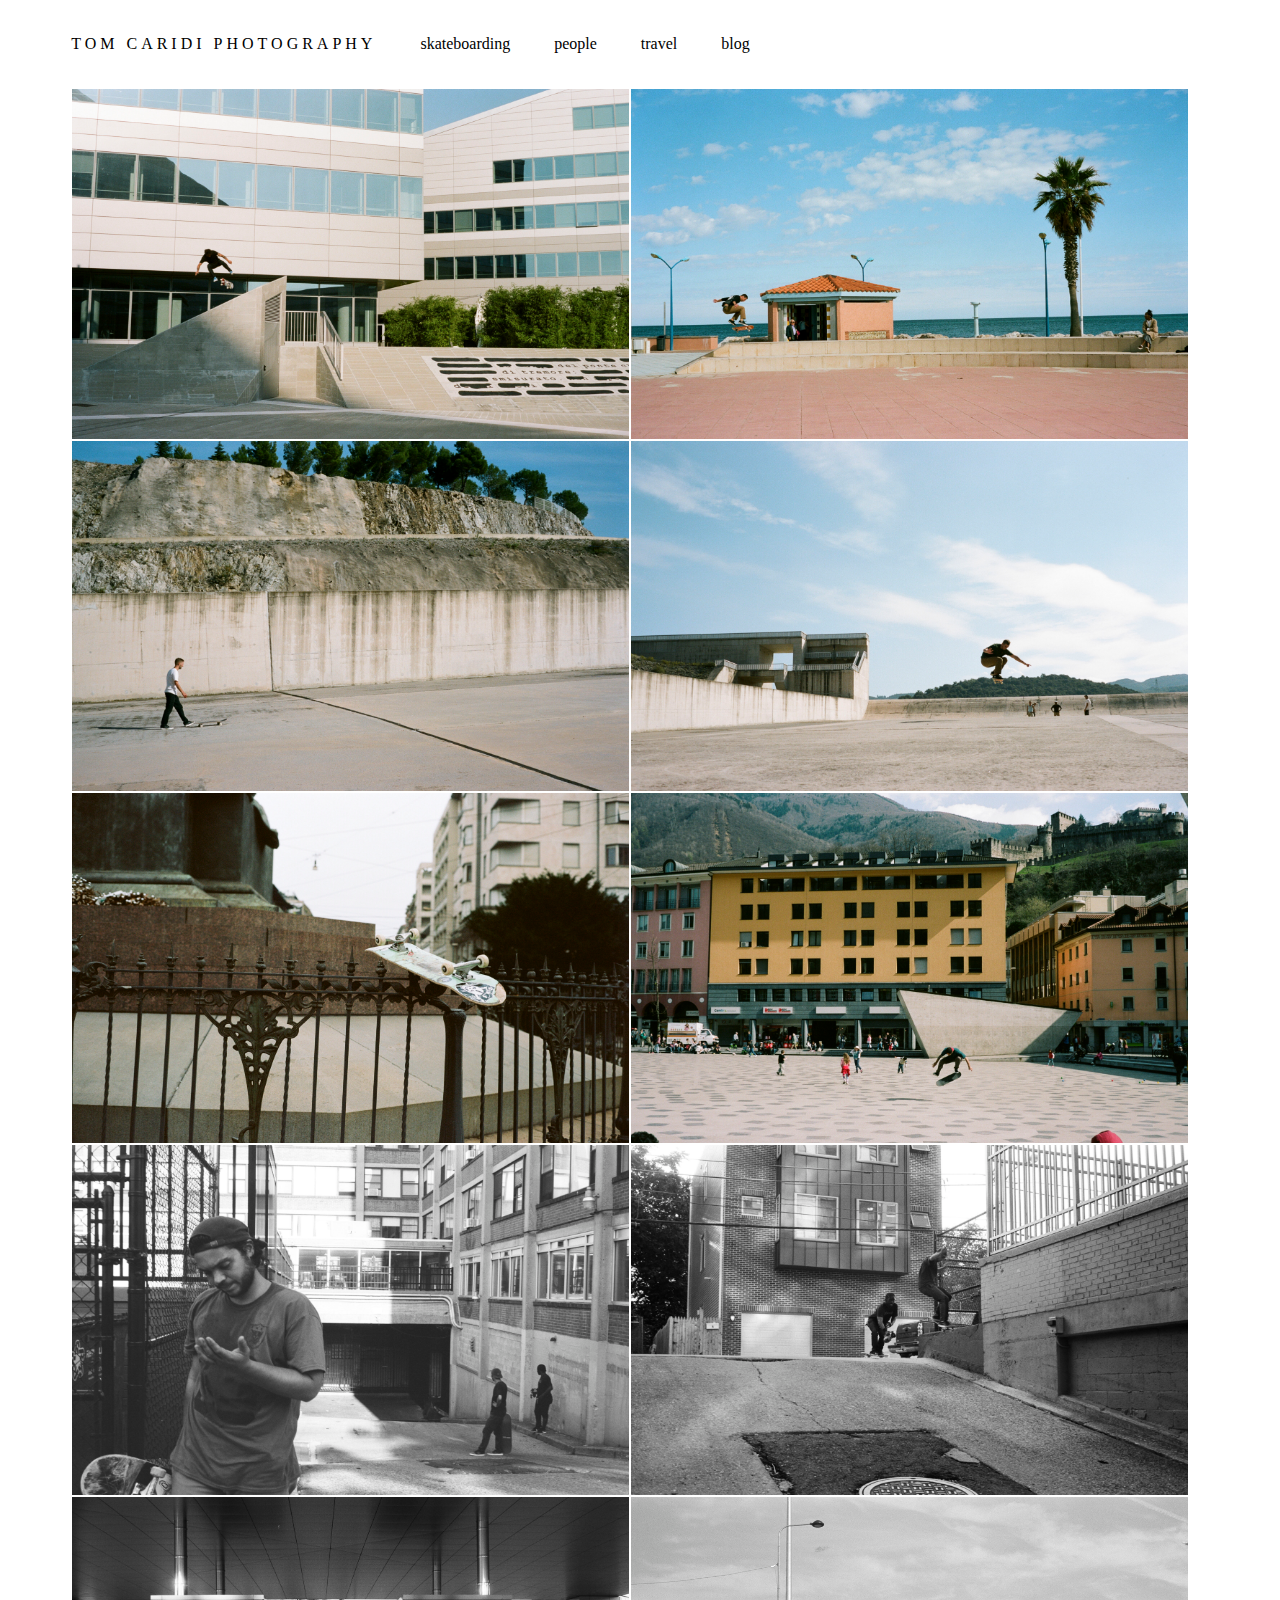
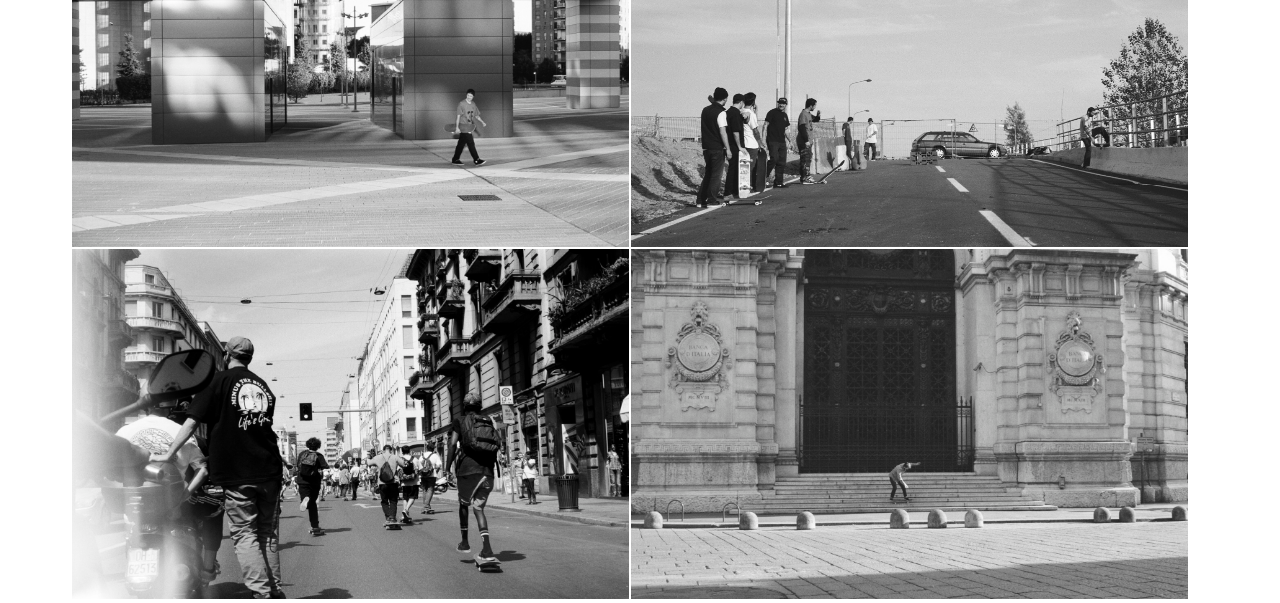
<file: index.html>
<!DOCTYPE html>
<html>
	<head>
		<title>Tom Caridi Photography: Skateboarding</title>
		<meta charset="UTF-8">
		<meta name="viewport" content="width=device-width, initial-scale=1.0">
		<link rel="stylesheet" href="css/styles.css">
	</head>
	<body>
		<div class="wrap">
			<nav>
				<ul>
					<li id="title"><a href="index.html">TOM CARIDI PHOTOGRAPHY</a></li>
					<li><a href="index.html">skateboarding</a></li>
					<li><a href="people.html">people</a></li>
					<li><a href="travel.html">travel</a></li>
					<li><a href="http://tomcaridi.tumblr.com/" target="_blank">blog</a></li>
				</ul>
			</nav>
			<div class="biglandscape">
				<a href="images/skate/95760008.JPG"><img src="images/skate/95760008 copy.JPG"></a>
			</div>
			<div class="biglandscape">
				<a href="images/skate/95740008.JPG"><img src="images/skate/95740008 copy.JPG"></a>
			</div>
			<div class="biglandscape">
				<a href="images/skate/95760038.JPG"><img src="images/skate/95760038 copy.JPG"></a>
			</div>
			<div class="biglandscape">
				<a href="images/skate/95760037.JPG"><img src="images/skate/95760037 copy.JPG"></a>
			</div>
			<div class="biglandscape">
				<a href="images/skate/95740029.JPG"><img src="images/skate/95740029 copy.JPG"></a>
			</div>
			<div class="biglandscape">
				<a href="images/skate/60570028.JPG"><img src="images/skate/60570028 copy.JPG"></a>
			</div>
			<div class="biglandscape">
				<a href="images/skate/45830025.JPG"><img src="images/skate/45830025 copy.JPG"></a>
			</div>
			<div class="biglandscape">
				<a href="images/skate/45830026.JPG"><img src="images/skate/45830026 copy.JPG"></a>
			</div>
			<div class="biglandscape">
				<a href="images/skate/45830005.JPG"><img src="images/skate/45830005 copy.JPG"></a>
			</div>
			<div class="biglandscape">
				<a href="images/skate/95750009.JPG"><img src="images/skate/95750009 copy.JPG"></a>
			</div>
			<div class="biglandscape">
				<a href="images/skate/60540032.JPG"><img src="images/skate/60540032 copy.JPG"></a>
			</div>
			<div class="biglandscape">
				<a href="images/skate/60520013.JPG"><img src="images/skate/60520013 copy.JPG"></a>
			</div>
		</div>
	</body>
	</html>
</file>
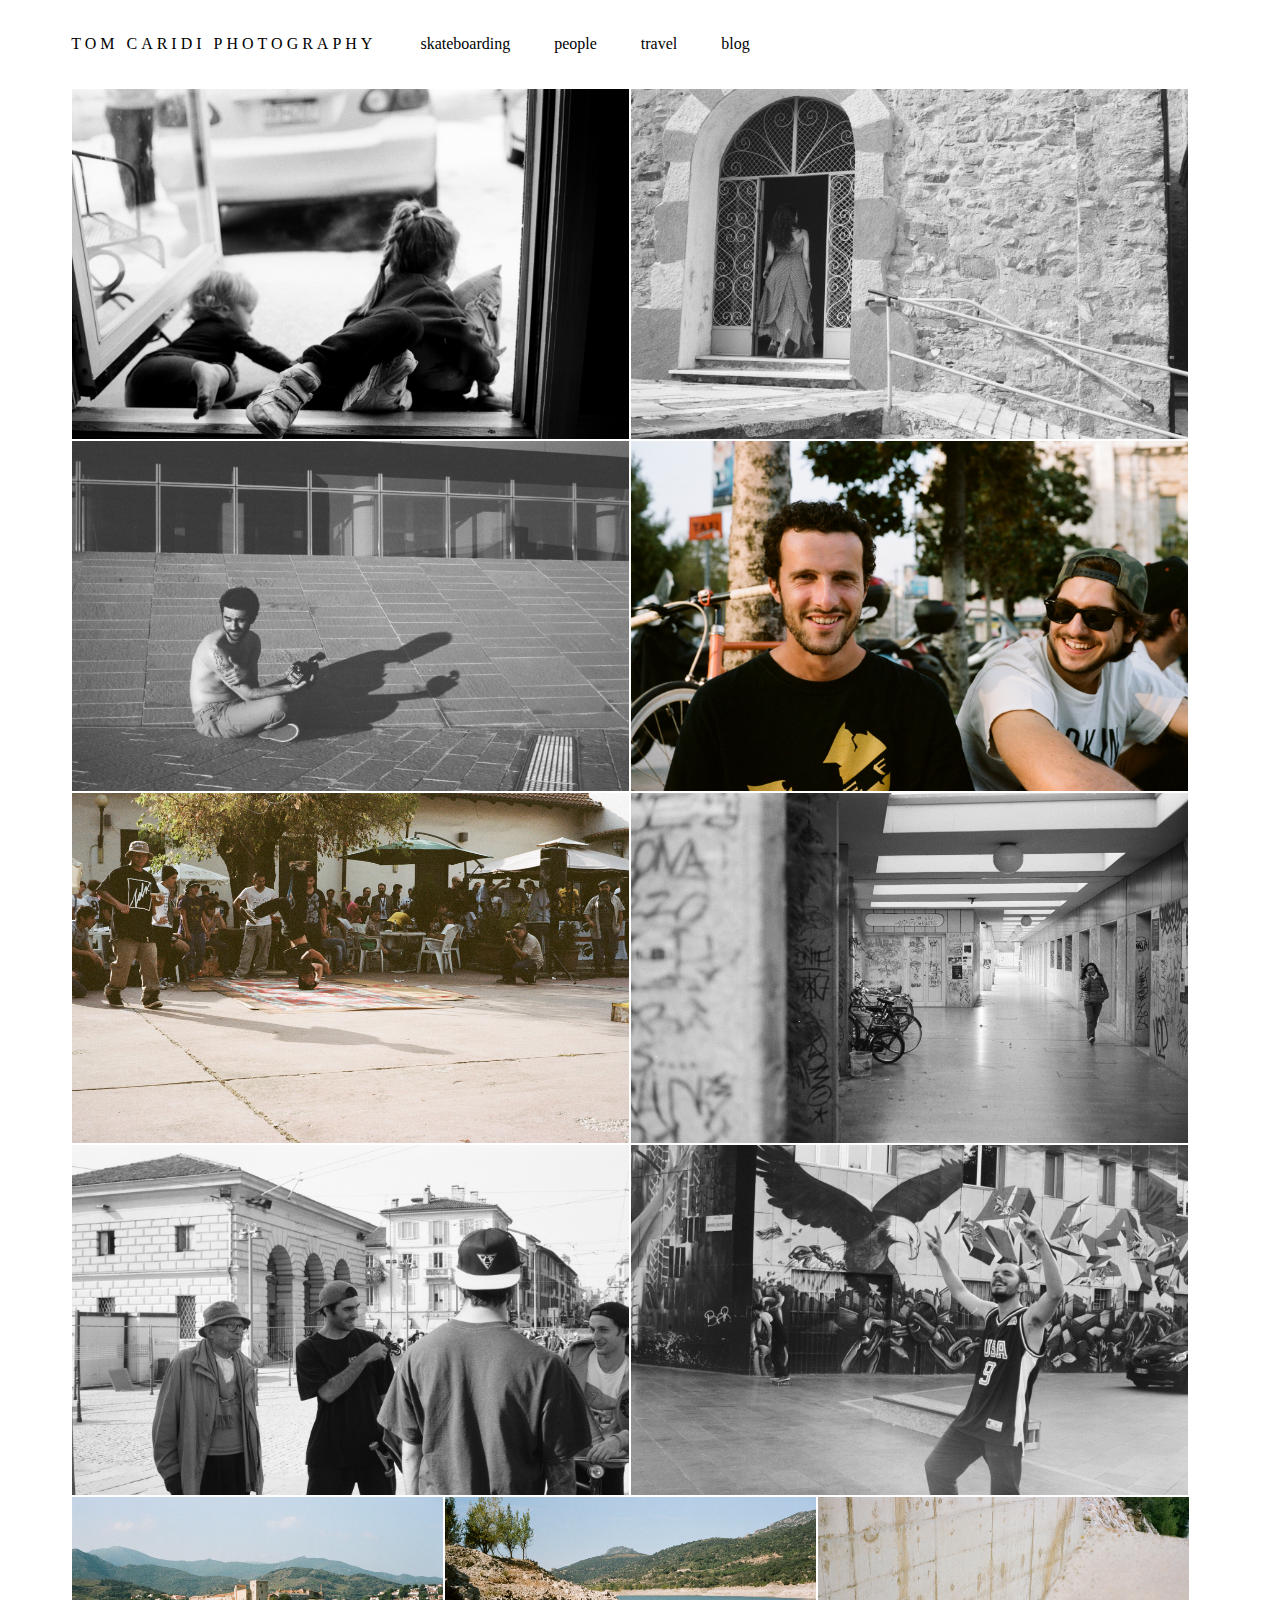
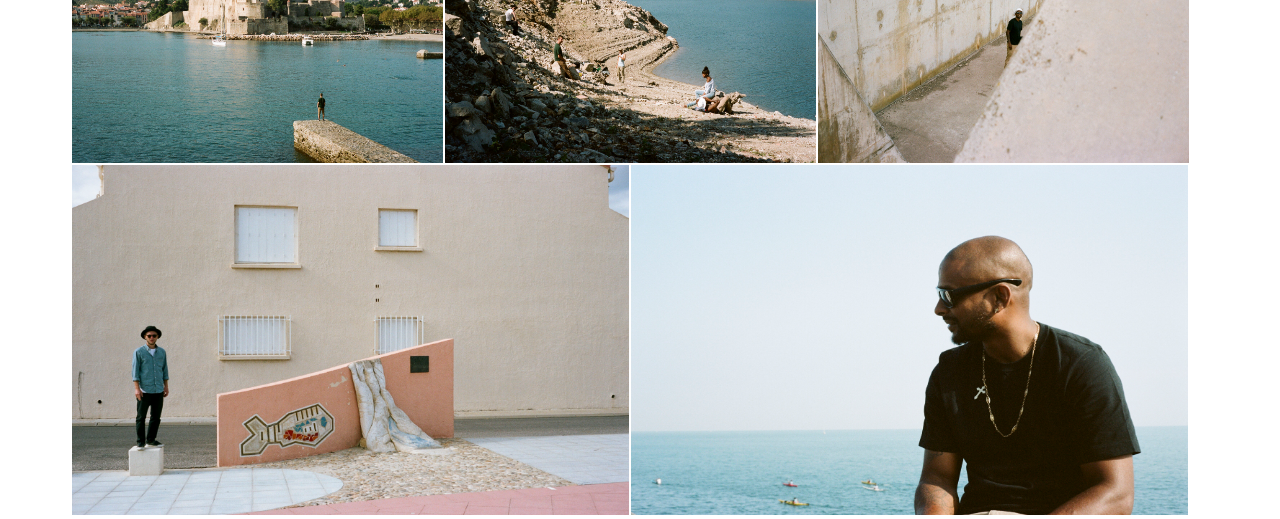
<file: people.html>
<!DOCTYPE html>
<html>
	<head>
		<title>Tom Caridi Photography: People</title>
		<meta charset="UTF-8">
		<meta name="viewport" content="width=device-width, initial-scale=1.0">
		<link rel="stylesheet" type="text/css" href="css/styles.css">
	</head>
	<body>
		<div class="wrap">
			<nav>
				<ul>
					<li id="title"><a href="index.html">TOM CARIDI PHOTOGRAPHY</a></li>
					<li><a href="index.html">skateboarding</a></li>
					<li><a href="people.html">people</a></li>
					<li><a href="travel.html">travel</a></li>
					<li><a href="http://tomcaridi.tumblr.com/" target="_blank">blog</a></li>
				</ul>
			</nav>
			<div class="biglandscape">
				<a href="images/people/45840018.JPG"><img src="images/people/45840018 copy.JPG"></a>
			</div>
			<div class="biglandscape">
				<a href="images/people/60530006.JPG"><img src="images/people/60530006 copy.JPG"></a>
			</div>
			<div class="biglandscape">
				<a href="images/people/45830006.JPG"><img src="images/people/45830006 copy.JPG"></a>
			</div>
			<div class="biglandscape">
				<a href="images/people/95760002.JPG"><img src="images/people/95760002 copy.JPG"></a>
			</div>
			<div class="biglandscape">
				<a href="images/people/95760016.JPG"><img src="images/people/95760016 copy.JPG"></a>
			</div>
			<div class="biglandscape">
				<a href="images/people/95750004.JPG"><img src="images/people/95750004 copy.JPG"></a>
			</div>
			<div class="biglandscape">
				<a href="images/people/60520010.JPG"><img src="images/people/60520010 copy.JPG"></a>
			</div>
			<div class="biglandscape">
				<a href="images/people/60540017.JPG"><img src="images/people/60540017 copy.JPG"></a>
			</div>
			<div class="landscape">
				<a href="images/people/95760031.JPG"><img src="images/people/95760031 copy.JPG"></a>
			</div>
			<div class="landscape">
				<a href="images/people/95760033.JPG"><img src="images/people/95760033 copy.JPG"></a>
			</div>
			<div class="landscape">
				<a href="images/people/95740003.JPG"><img src="images/people/95740003 copy.JPG"></a>
			</div>
			<div class="biglandscape">
				<a href="images/people/95740015.JPG"><img src="images/people/95740015 copy.JPG"></a>
			</div>
			<div class="biglandscape">
				<a href="images/people/95760030.JPG"><img src="images/people/95760030 copy.JPG"></a>
			</div>
		</div>
	</body>
	</html>
</file>
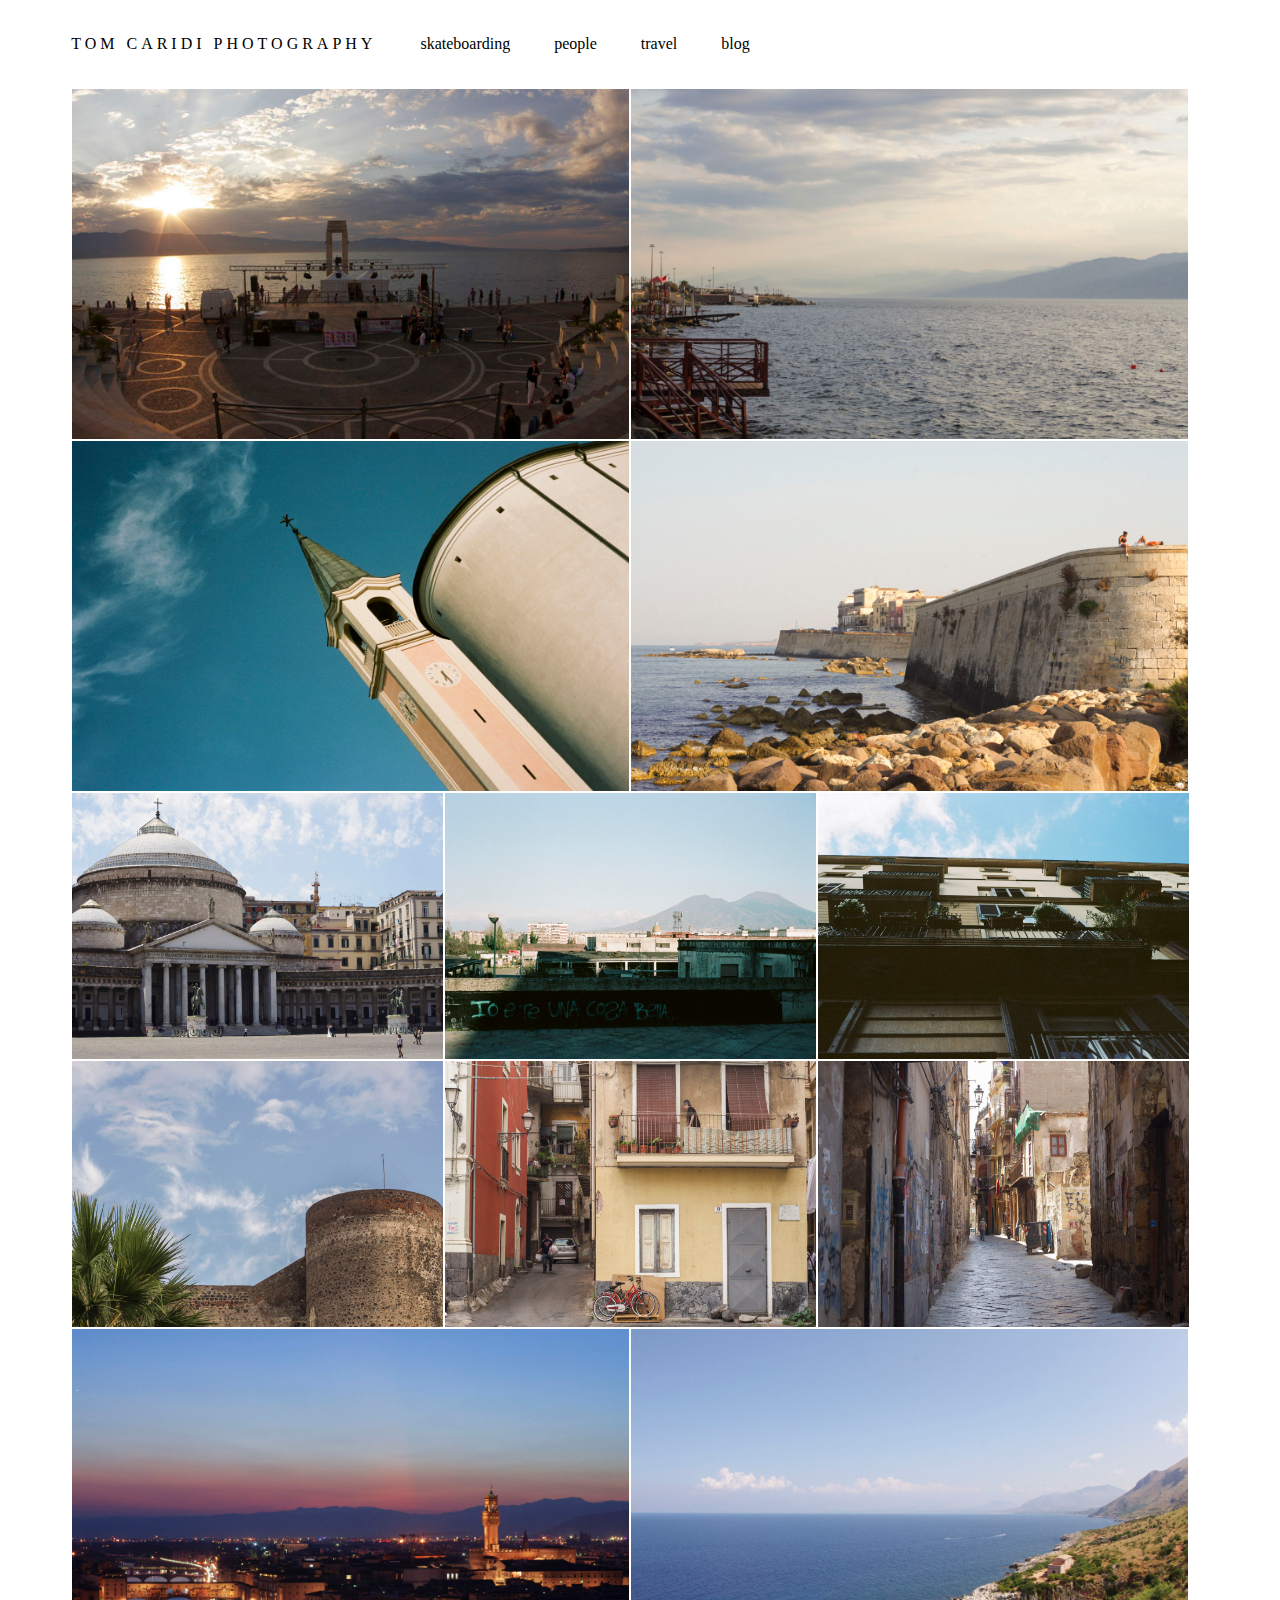
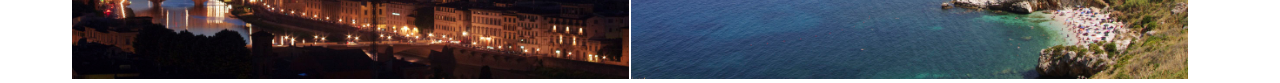
<file: travel.html>
<!DOCTYPE html>
<html>
	<head>
		<title>Tom Caridi Photography: People</title>
		<meta charset="UTF-8">
		<meta name="viewport" content="width=device-width, initial-scale=1.0">
		<link rel="stylesheet" type="text/css" href="css/styles.css">
	</head>
	<body>
		<div class="wrap">
			<nav>
				<ul>
					<li id="title"><a href="index.html">TOM CARIDI PHOTOGRAPHY</a></li>
					<li><a href="index.html">skateboarding</a></li>
					<li><a href="people.html">people</a></li>
					<li><a href="travel.html">travel</a></li>
					<li><a href="http://tomcaridi.tumblr.com/" target="_blank">blog</a></li>
				</ul>
			</nav>
			<div class="biglandscape">
				<a href="images/travel/arena.JPG"><img src="images/travel/arena copy.JPG"></a>
			</div>
			<div class="biglandscape">
				<a href="images/travel/reggio.JPG"><img src="images/travel/reggio copy.JPG"></a>
			</div>
			<div class="biglandscape">
				<a href="images/travel/<veneto.JPG"><img src="images/travel/veneto copy.JPG"></a>
			</div>
			<div class="biglandscape">
				<a href="images/travel/siracusa.JPG"><img src="images/travel/siracusa copy.JPG"></a>
			</div>
			<div class="landscape">
				<a href="images/travel/napoli_piazza.JPG"><img src="images/travel/napoli_piazza copy.JPG"></a>
			</div>
			<div class="landscape">
				<a href="images/travel/napoli.JPG"><img src="images/travel/napoli copy.JPG"></a>
			</div>
			<div class="landscape">
				<a href="images/travel/napoli2.JPG"><img src="images/travel/napoli2 copy.JPG"></a>
			</div>
			<div class="landscape">
				<a href="images/travel/catania1.JPG"><img src="images/travel/catania1 copy.JPG"></a>
			</div>
			<div class="landscape">
				<a href="images/travel/catania2.JPG"><img src="images/travel/catania2 copy.JPG"></a>
			</div>
			<div class="landscape">
				<a href="images/travel/palermo.JPG"><img src="images/travel/palermo copy.JPG"></a>
			</div>
			<div class="biglandscape">
				<a href="images/travel/firenze.JPG"><img src="images/travel/firenze copy.JPG"></a>
			</div>
			<div class="biglandscape">
				<a href="images/travel/reserva.JPG"><img src="images/travel/reserva copy.JPG"></a>
			</div>
		</div>
	</body>
	</html>
</file>
<file: css/styles.css>
.wrap {
    margin: 0 auto;
    width: 90%;
   }

#title {
   font-family: "Times";
   letter-spacing: 4px;
   color: black;
   text-decoration: none;
   }

nav {
   margin: 35px -60px;
   }

nav ul a {
   font-family: "Times";
   padding: 20px;
   color: black;
   text-decoration: none;
   }

nav ul a:hover {
   opacity: 0.4;
   }

nav ul li {
   display: inline;
   }

.biglandscape {
   margin: 1px 1px;
   float: left;
   width: 48.940373563%;
   height: 350px;
   }

.landscape {
   margin: 1px 1px;
   float: left;
   width: 32.596982%;
   height: 266px;
   }

img {
   width: 100%;
   height: 100%;
   }

iframe {
   margin: 0 auto;
   overflow: hidden;
   width: 90%;
   height: 100%;
}

@media all and (min-width : 1000px) and (max-width : 1250px) {
   .wrap {
      margin: 0 auto;
      width: 90%;
      }
   .biglandscape {
      margin: -1px 1px;
      width: 48.940373563%;
      height: auto;
      float: left;
   	}
   .landscape {
      margin: -1px 1px;
      width: 32.596982%;
      height: auto;
      float: left;
      }
	}

@media all and (min-width : 769px) and (max-width : 999px) {
   .wrap {
      margin: 0 auto;
      width: 90%;
      }

   nav {
      margin: 35px 0px 35px -60px;
      font-size: .9em;
      }

   .biglandscape, .landscape {
      float: left;
      margin: -1px 1px;
      width: 48.940373563%;
      height: auto;
      }
   }

@media all and (min-width : 480.0000001px) and (max-width : 768px) {
   .wrap {
      margin: 0 auto;
      width: 90%;
      }

   nav {
      width: 100%;
      margin: 0 auto;
      text-align:  center;
      font-size: .9em;
      }

   nav ul {
      padding: 0px;
      }

   nav ul a {
      display: block;
      padding: 7px;
      width: 100%;
      margin: 0 auto;
      }

   .biglandscape, .landscape {
      float: left;
      margin: auto;
      width: 100%;
      height: auto;
      }
   }
@media all and (max-width : 480px) {
   .wrap {
      margin: 0 auto;
      width: 90%;
      }

   nav {
      width: 100%;
      margin: 0 auto;
      text-align:  center;
      font-size: .85em;
      }

   nav ul {
      padding: 0px;
      }

   nav ul a {
      display: block;
      padding: 7px;
      width: 100%;
      margin: 0 auto;
      }

   .biglandscape, .landscape {
      float: left;
      margin: auto;
      width: 100%;
      height: auto;
      }
   }
</file>
